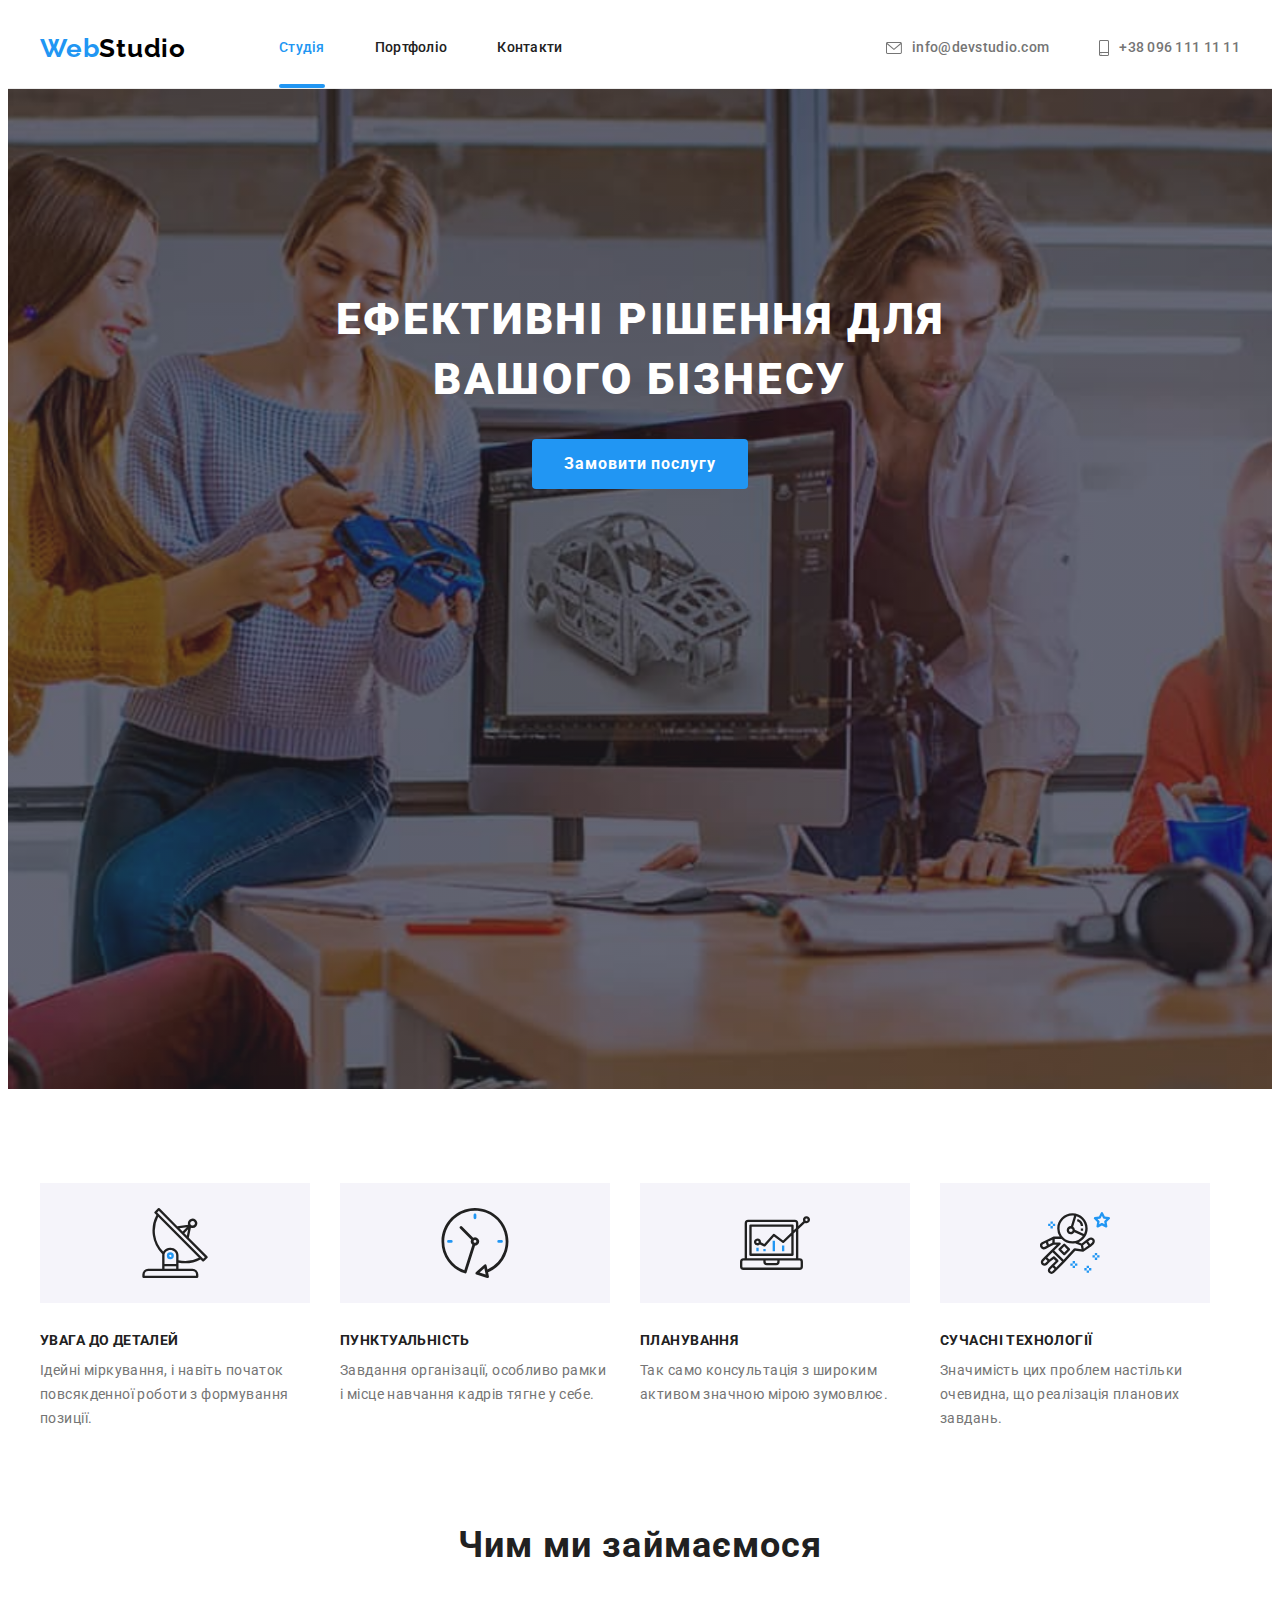
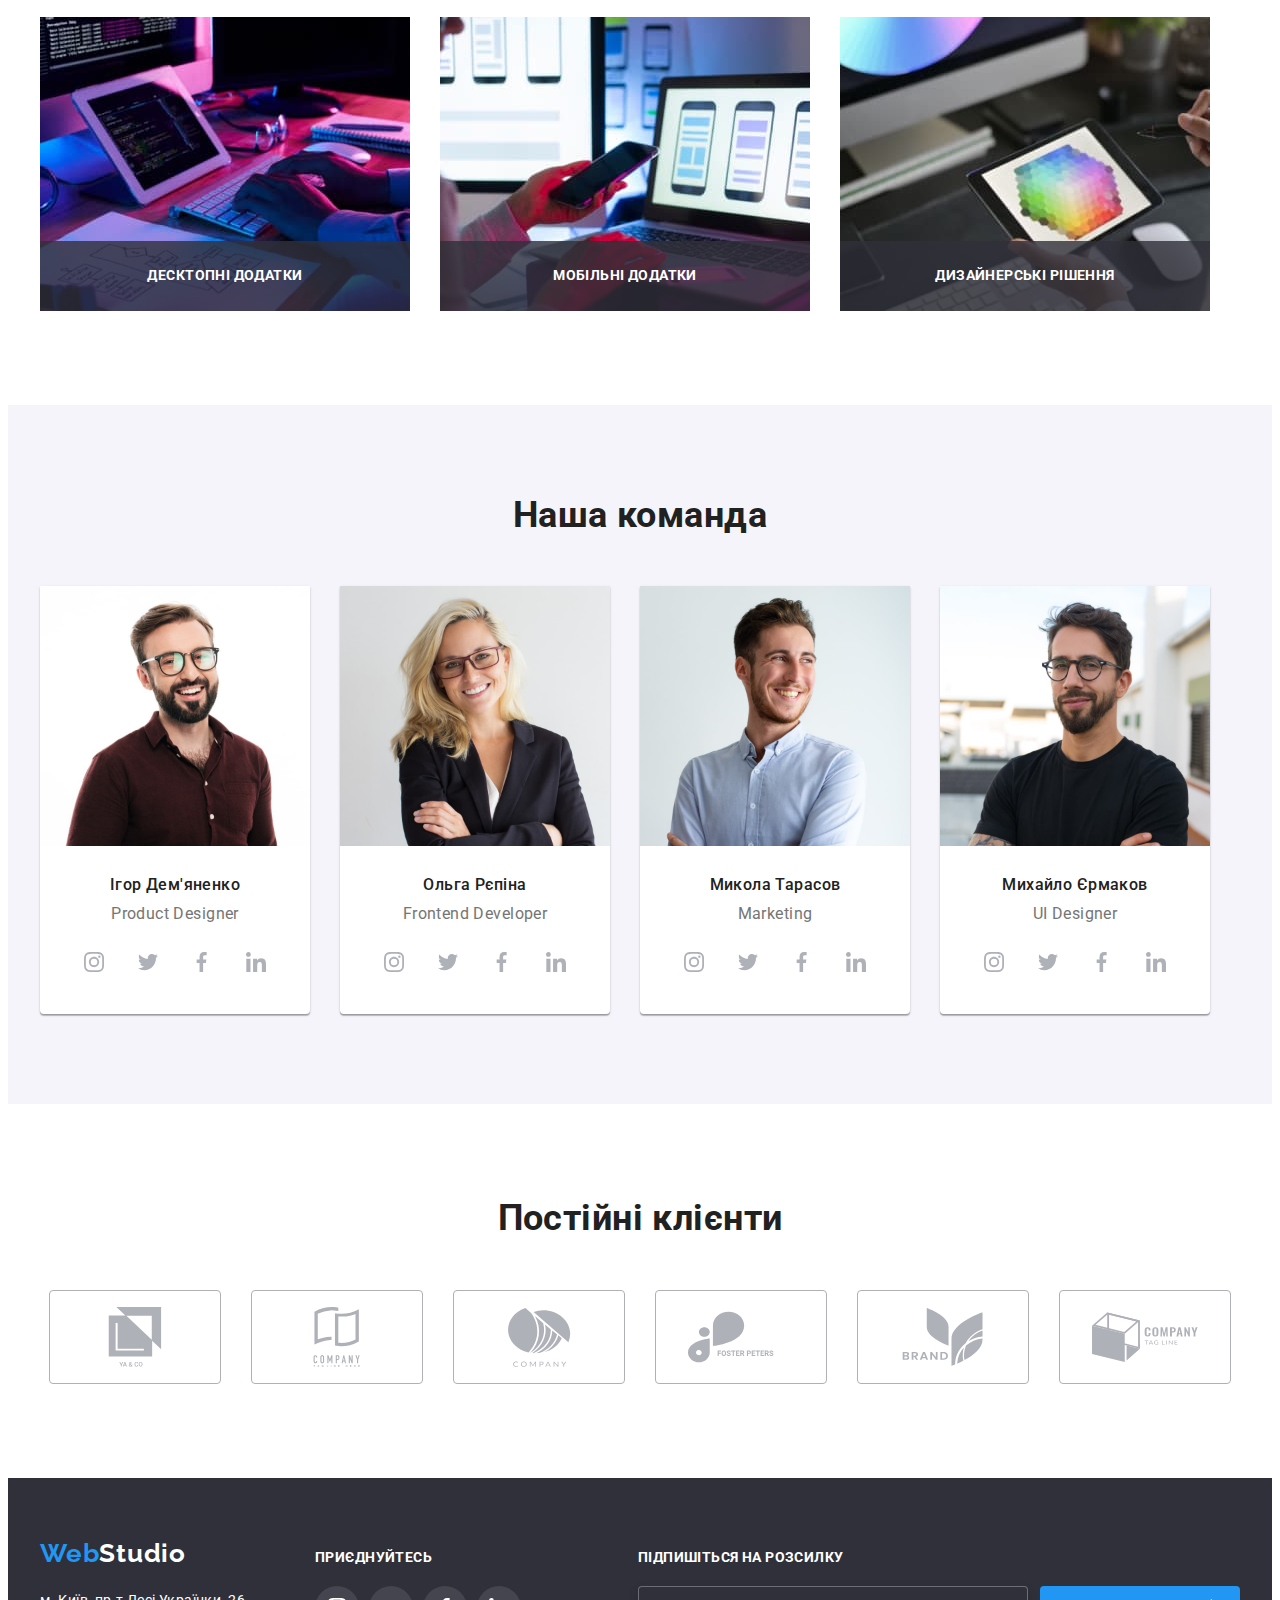
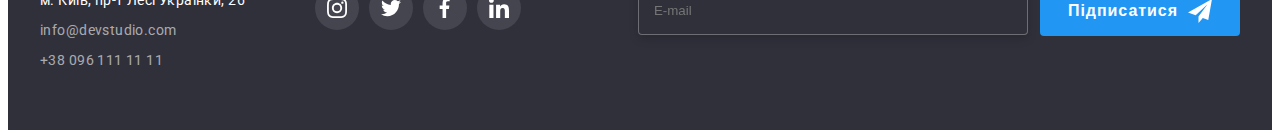
<file: index.html>
<!DOCTYPE html>
<html lang="uk">
  <head>
    <meta charset="UTF-8" />
    <meta http-equiv="X-UA-Compatible" content="IE=edge" />
    <meta name="viewport" content="width=device-width, initial-scale=1.0" />
    <title>Студія</title>
    <link
      rel="stylesheet"
      href="https://cdnjs.cloudflare.com/ajax/libs/modern-normalize/1.1.0/modern-normalize.min.css"
      integrity="sha512-wpPYUAdjBVSE4KJnH1VR1HeZfpl1ub8YT/NKx4PuQ5NmX2tKuGu6U/JRp5y+Y8XG2tV+wKQpNHVUX03MfMFn9Q=="
      crossorigin="anonymous"
      referrerpolicy="no-referrer"
    />
    <link rel="preconnect" href="https://fonts.googleapis.com" />
    <link rel="preconnect" href="https://fonts.gstatic.com" crossorigin />
    <link
      href="https://fonts.googleapis.com/css2?family=Raleway:wght@700&family=Roboto:wght@400;500;700;900&display=swap"
      rel="stylesheet"
    />
    <link rel="stylesheet" href="./css/styles.css" />
  </head>
  <body>
    <header class="header">
      <div class="container header-block">
        <nav class="header-navigation">
          <a href="./index.html" class="logo">Web<span class="header-logo-text">Studio</span></a>
          <ul class="header-navigation-list list">
            <li class="header-navigation-item">
              <a href="./index.html" class="header-navigation-link current">Студія</a>
            </li>
            <li class="header-navigation-item">
              <a href="./portfolio.html" class="header-navigation-link">Портфоліо</a>
            </li>
            <li class="header-navigation-item">
              <a href="" class="header-navigation-link">Контакти</a>
            </li>
          </ul>
        </nav>
        <ul class="header-contact-list list">
          <li class="header-contact-item">
            <a href="mailto:info@devstudio.com" class="header-contact-link">
              <svg class="contact-icon" width="16" height="12">
                <use href="./images/symbol-defs.svg#icon-mail"></use>
              </svg>
              info@devstudio.com</a
            >
          </li>
          <li class="header-contact-item">
            <a href="tel:+380961111111" class="header-contact-link">
              <svg class="contact-icon" width="10" height="16">
                <use href="./images/symbol-defs.svg#icon-smartphone"></use>
              </svg>

              +38 096 111 11 11</a
            >
          </li>
        </ul>
      </div>
    </header>
    <main>
      <section class="hero">
        <div class="container">
          <h1 class="hero-title">Ефективні рішення для вашого бізнесу</h1>
          <button type="button" class="button-hero button" data-modal-open>Замовити послугу</button>
        </div>
      </section>

      <section class="section feature">
        <div class="container">
          <h2 class="visually-hidden">Наші переваги</h2>
          <ul class="feature-list list">
            <li class="feature-list-item">
              <div class="feature-image">
                <svg class="feature-icon" width="70" height="70">
                  <use href="./images/symbol-defs.svg#icon-antenna"></use>
                </svg>
              </div>
              <h3 class="feature-list-title">Увага до деталей</h3>
              <p class="feature-list-text">
                Ідейні міркування, і навіть початок повсякденної роботи з формування позиції.
              </p>
            </li>
            <li class="feature-list-item">
              <div class="feature-image">
                <svg class="feature-icon" width="70" height="70">
                  <use href="./images/symbol-defs.svg#icon-clock"></use>
                </svg>
              </div>
              <h3 class="feature-list-title">Пунктуальність</h3>
              <p class="feature-list-text">
                Завдання організації, особливо рамки і місце навчання кадрів тягне у себе.
              </p>
            </li>
            <li class="feature-list-item">
              <div class="feature-image">
                <svg class="feature-icon" width="70" height="70">
                  <use href="./images/symbol-defs.svg#icon-diagram"></use>
                </svg>
              </div>
              <h3 class="feature-list-title">Планування</h3>
              <p class="feature-list-text">
                Так само консультація з широким активом значною мірою зумовлює.
              </p>
            </li>
            <li class="feature-list-item">
              <div class="feature-image">
                <svg class="feature-icon" width="70" height="70">
                  <use href="./images/symbol-defs.svg#icon-astronaut"></use>
                </svg>
              </div>
              <h3 class="feature-list-title">Сучасні технології</h3>
              <p class="feature-list-text">
                Значимість цих проблем настільки очевидна, що реалізація планових завдань.
              </p>
            </li>
          </ul>
        </div>
      </section>
      <section class="work">
        <div class="container">
          <h2 class="work-title">Чим ми займаємося</h2>
          <ul class="work-list list">
            <li class="item">
              <div class="work-img-block">
                <img src="./images/coding.jpg" alt="Людина, яка пише код" width="370" />
                <p class="work-inform-block">Десктопні додатки</p>
              </div>
            </li>
            <li class="item">
              <div class="work-img-block">
                <img src="./images/mobile_dev.jpg" alt="Мобільній розробник" width="370" />
                <p class="work-inform-block">Мобільні додатки</p>
              </div>
            </li>
            <li class="item">
              <div class="work-img-block">
                <img src="./images/gradient_on_tablet.jpg" alt="Градієнт на планшеті" width="370" />
                <p class="work-inform-block">Дизайнерські рішення</p>
              </div>
            </li>
          </ul>
        </div>
      </section>
      <section class="section our-team">
        <div class="container">
          <h2 class="our-team-title">Наша команда</h2>
          <ul class="our-team-list list">
            <li class="item card">
              <img src="./images/demianenko.jpg" alt="фото Ігора Дем'яненко" width="270" />
              <div class="our-team-discr">
                <h3 class="teammate-name">Ігор Дем'яненко</h3>
                <p lang="en" class="teammate-profession">Product Designer</p>
                <ul class="team-social list">
                  <li class="social-item">
                    <a href="" class="social-link">
                      <svg class="social-icon" width="20" height="20">
                        <use href="./images/symbol-defs.svg#icon-instagram"></use>
                      </svg>
                    </a>
                  </li>
                  <li class="social-item">
                    <a href="" class="social-link">
                      <svg class="social-icon" width="20" height="20">
                        <use href="./images/symbol-defs.svg#icon-twitter"></use>
                      </svg>
                    </a>
                  </li>
                  <li class="social-item">
                    <a href="" class="social-link">
                      <svg class="social-icon" width="20" height="20">
                        <use href="./images/symbol-defs.svg#icon-facebook"></use>
                      </svg>
                    </a>
                  </li>
                  <li class="social-item">
                    <a href="" class="social-link">
                      <svg class="social-icon" width="20" height="20">
                        <use href="./images/symbol-defs.svg#icon-linkedin"></use>
                      </svg>
                    </a>
                  </li>
                </ul>
              </div>
            </li>
            <li class="item card">
              <img src="./images/repina.jpg" alt="фото Ольги Рєпіної" width="270" />
              <div class="our-team-discr">
                <h3 class="teammate-name">Ольга Рєпіна</h3>
                <p lang="en" class="teammate-profession">Frontend Developer</p>
                <ul class="team-social list">
                  <li class="social-item">
                    <a href="" class="social-link">
                      <svg class="social-icon" width="20" height="20">
                        <use href="./images/symbol-defs.svg#icon-instagram"></use>
                      </svg>
                    </a>
                  </li>
                  <li class="social-item">
                    <a href="" class="social-link">
                      <svg class="social-icon" width="20" height="20">
                        <use href="./images/symbol-defs.svg#icon-twitter"></use>
                      </svg>
                    </a>
                  </li>
                  <li class="social-item">
                    <a href="" class="social-link">
                      <svg class="social-icon" width="20" height="20">
                        <use href="./images/symbol-defs.svg#icon-facebook"></use>
                      </svg>
                    </a>
                  </li>
                  <li class="social-item">
                    <a href="" class="social-link">
                      <svg class="social-icon" width="20" height="20">
                        <use href="./images/symbol-defs.svg#icon-linkedin"></use>
                      </svg>
                    </a>
                  </li>
                </ul>
              </div>
            </li>
            <li class="item card">
              <img src="./images/tarasov.jpg" alt="фото Миколи Тарасова" width="270" />
              <div class="our-team-discr">
                <h3 class="teammate-name">Микола Тарасов</h3>
                <p lang="en" class="teammate-profession">Marketing</p>
                <ul class="team-social list">
                  <li class="social-item">
                    <a href="" class="social-link">
                      <svg class="social-icon" width="20" height="20">
                        <use href="./images/symbol-defs.svg#icon-instagram"></use>
                      </svg>
                    </a>
                  </li>
                  <li class="social-item">
                    <a href="" class="social-link">
                      <svg class="social-icon" width="20" height="20">
                        <use href="./images/symbol-defs.svg#icon-twitter"></use>
                      </svg>
                    </a>
                  </li>
                  <li class="social-item">
                    <a href="" class="social-link">
                      <svg class="social-icon" width="20" height="20">
                        <use href="./images/symbol-defs.svg#icon-facebook"></use>
                      </svg>
                    </a>
                  </li>
                  <li class="social-item">
                    <a href="" class="social-link">
                      <svg class="social-icon" width="20" height="20">
                        <use href="./images/symbol-defs.svg#icon-linkedin"></use>
                      </svg>
                    </a>
                  </li>
                </ul>
              </div>
            </li>
            <li class="item card">
              <img src="./images/ermakov.jpg" alt="фото Михайла Єрмакова" width="270" />
              <div class="our-team-discr">
                <h3 class="teammate-name">Михайло Єрмаков</h3>
                <p lang="en" class="teammate-profession">UI Designer</p>
                <ul class="team-social list">
                  <li class="social-item">
                    <a href="" class="social-link">
                      <svg class="social-icon" width="20" height="20">
                        <use href="./images/symbol-defs.svg#icon-instagram"></use>
                      </svg>
                    </a>
                  </li>
                  <li class="social-item">
                    <a href="" class="social-link">
                      <svg class="social-icon" width="20" height="20">
                        <use href="./images/symbol-defs.svg#icon-twitter"></use>
                      </svg>
                    </a>
                  </li>
                  <li class="social-item">
                    <a href="" class="social-link">
                      <svg class="social-icon" width="20" height="20">
                        <use href="./images/symbol-defs.svg#icon-facebook"></use>
                      </svg>
                    </a>
                  </li>
                  <li class="social-item">
                    <a href="" class="social-link">
                      <svg class="social-icon" width="20" height="20">
                        <use href="./images/symbol-defs.svg#icon-linkedin"></use>
                      </svg>
                    </a>
                  </li>
                </ul>
              </div>
            </li>
          </ul>
        </div>
      </section>
      <section class="our-clients section">
        <div class="container">
          <h2 class="our-clients-title">Постійні клієнти</h2>
          <ul class="our-clients-list list">
            <li>
              <a href="" class="our-clients-link">
                <svg class="our-clients-icon" width="106" height="60">
                  <use href="./images/symbol-defs.svg#icon-yaco"></use>
                </svg>
              </a>
            </li>
            <li>
              <a href="" class="our-clients-link">
                <svg class="our-clients-icon" width="106" height="60">
                  <use href="./images/symbol-defs.svg#icon-tagline-2"></use>
                </svg>
              </a>
            </li>
            <li>
              <a href="" class="our-clients-link">
                <svg class="our-clients-icon" width="106" height="60">
                  <use href="./images/symbol-defs.svg#icon-company"></use>
                </svg>
              </a>
            </li>
            <li>
              <a href="" class="our-clients-link">
                <svg class="our-clients-icon" width="106" height="60">
                  <use href="./images/symbol-defs.svg#icon-foster-peters"></use>
                </svg>
              </a>
            </li>
            <li>
              <a href="" class="our-clients-link">
                <svg class="our-clients-icon" width="106" height="60">
                  <use href="./images/symbol-defs.svg#icon-rand"></use>
                </svg>
              </a>
            </li>
            <li>
              <a href="" class="our-clients-link">
                <svg class="our-clients-icon" width="106" height="60">
                  <use href="./images/symbol-defs.svg#icon-tag-line"></use>
                </svg>
              </a>
            </li>
          </ul>
        </div>
      </section>
    </main>
    <footer class="footer">
      <div class="container footer-thumb">
        <div class="adress-thumb">
          <a href="./index.html" class="logo">Web<span class="footer-logo-text">Studio</span></a>
          <address class="footer-adress">
            <ul class="footer-adress-list list">
              <li class="item">
                <a
                  href="https://goo.gl/maps/KbacDpf7Sf644kYd8"
                  class="footer-adress-map"
                  target="_blank"
                  rel="noreferrer noopener"
                  >м. Київ, пр-т Лесі Українки, 26</a
                >
              </li>
              <li class="item">
                <a href="mailto:info@devstudio.com" class="footer-adress-mail"
                  >info@devstudio.com</a
                >
              </li>
              <li class="item">
                <a href="tel:+380961111111" class="footer-adress-tel">+38 096 111 11 11</a>
              </li>
            </ul>
          </address>
        </div>
        <div class="join-thumb">
          <h2 class="footer-join-tittle">приєднуйтесь</h2>
          <ul class="footer-social-list list">
            <li class="footer-social-item">
              <a href="" class="footer-social-link">
                <svg class="footer-social-icon" width="20" height="20">
                  <use href="./images/symbol-defs.svg#icon-instagram"></use>
                </svg>
              </a>
            </li>
            <li class="footer-social-item">
              <a href="" class="footer-social-link">
                <svg class="footer-social-icon" width="20" height="20">
                  <use href="./images/symbol-defs.svg#icon-twitter"></use>
                </svg>
              </a>
            </li>
            <li class="footer-social-item">
              <a href="" class="footer-social-link">
                <svg class="footer-social-icon" width="20" height="20">
                  <use href="./images/symbol-defs.svg#icon-facebook"></use>
                </svg>
              </a>
            </li>
            <li class="footer-social-item">
              <a href="" class="footer-social-link">
                <svg class="footer-social-icon" width="20" height="20">
                  <use href="./images/symbol-defs.svg#icon-linkedin"></use>
                </svg>
              </a>
            </li>
          </ul>
        </div>
        <div class="join-email-thumb">
          <h2 class="footer-join-tittle">Підпишіться на розсилку</h2>
          <form class="mail-subscribe-form" autocomplete="off">
            <label class="footer-mail-field">
              <input
                type="email"
                name="email"
                class="footer-mail-input"
                placeholder="E-mail"
                required
              />
            </label>
            <button type="submit" class="btn-mail-subscribe">
              Підписатися
              <svg class="send-img">
                <use href="./images/icons.svg#icon-send" width="24" height="24"></use>
              </svg>
            </button>
          </form>
        </div>
      </div>
    </footer>

    <div class="backdrop is-hidden" data-modal>
      <div class="modal">
        <button class="modal-btn" data-modal-close>
          <svg class="close-modal-btn" width="11" height="11">
            <use href="./images/icons.svg#icon-close-button"></use>
          </svg>
        </button>
        <form class="form" autocomplete="off">
          <p class="form-tittle">Залиште свої дані, ми вам передзвонимо</p>

          <label class="form-field"
            >Ім'я<input class="form-input" type="text" name="name" required />

            <svg class="join-icon" width="18" height="18">
              <use href="./images/icons.svg#icon-form-person"></use>
            </svg>
          </label>
          <label class="form-field"
            >Телефон<input class="form-input" type="tel" name="phone-number" required />

            <svg class="join-icon" width="18" height="18">
              <use href="./images/icons.svg#icon-form-phone"></use>
            </svg>
          </label>
          <label class="form-field"
            >Пошта<input class="form-input" type="email" name="email" required />

            <svg class="join-icon" width="18" height="18">
              <use href="./images/icons.svg#icon-form-email"></use>
            </svg>
          </label>
          <label class="form-field"
            >Коментар<textarea
              name="feedback"
              rows="5"
              placeholder="Введіть текст"
              class="feedback-area"
            ></textarea>
          </label>
          <label class="form-check">
            <input type="checkbox" name="checkbox" class="checkbox" required />
            <span class="checkbox-icon"></span>
            <span>
              Погоджуюся з розсилкою та приймаю
              <a href="" class="policy"> Умови договору</a>
            </span>
          </label>
          <button type="submit" class="form-submit-btn button">Відправити</button>
        </form>
      </div>
    </div>
    <script src="./js/modal.js"></script>
  </body>
</html>
</file>
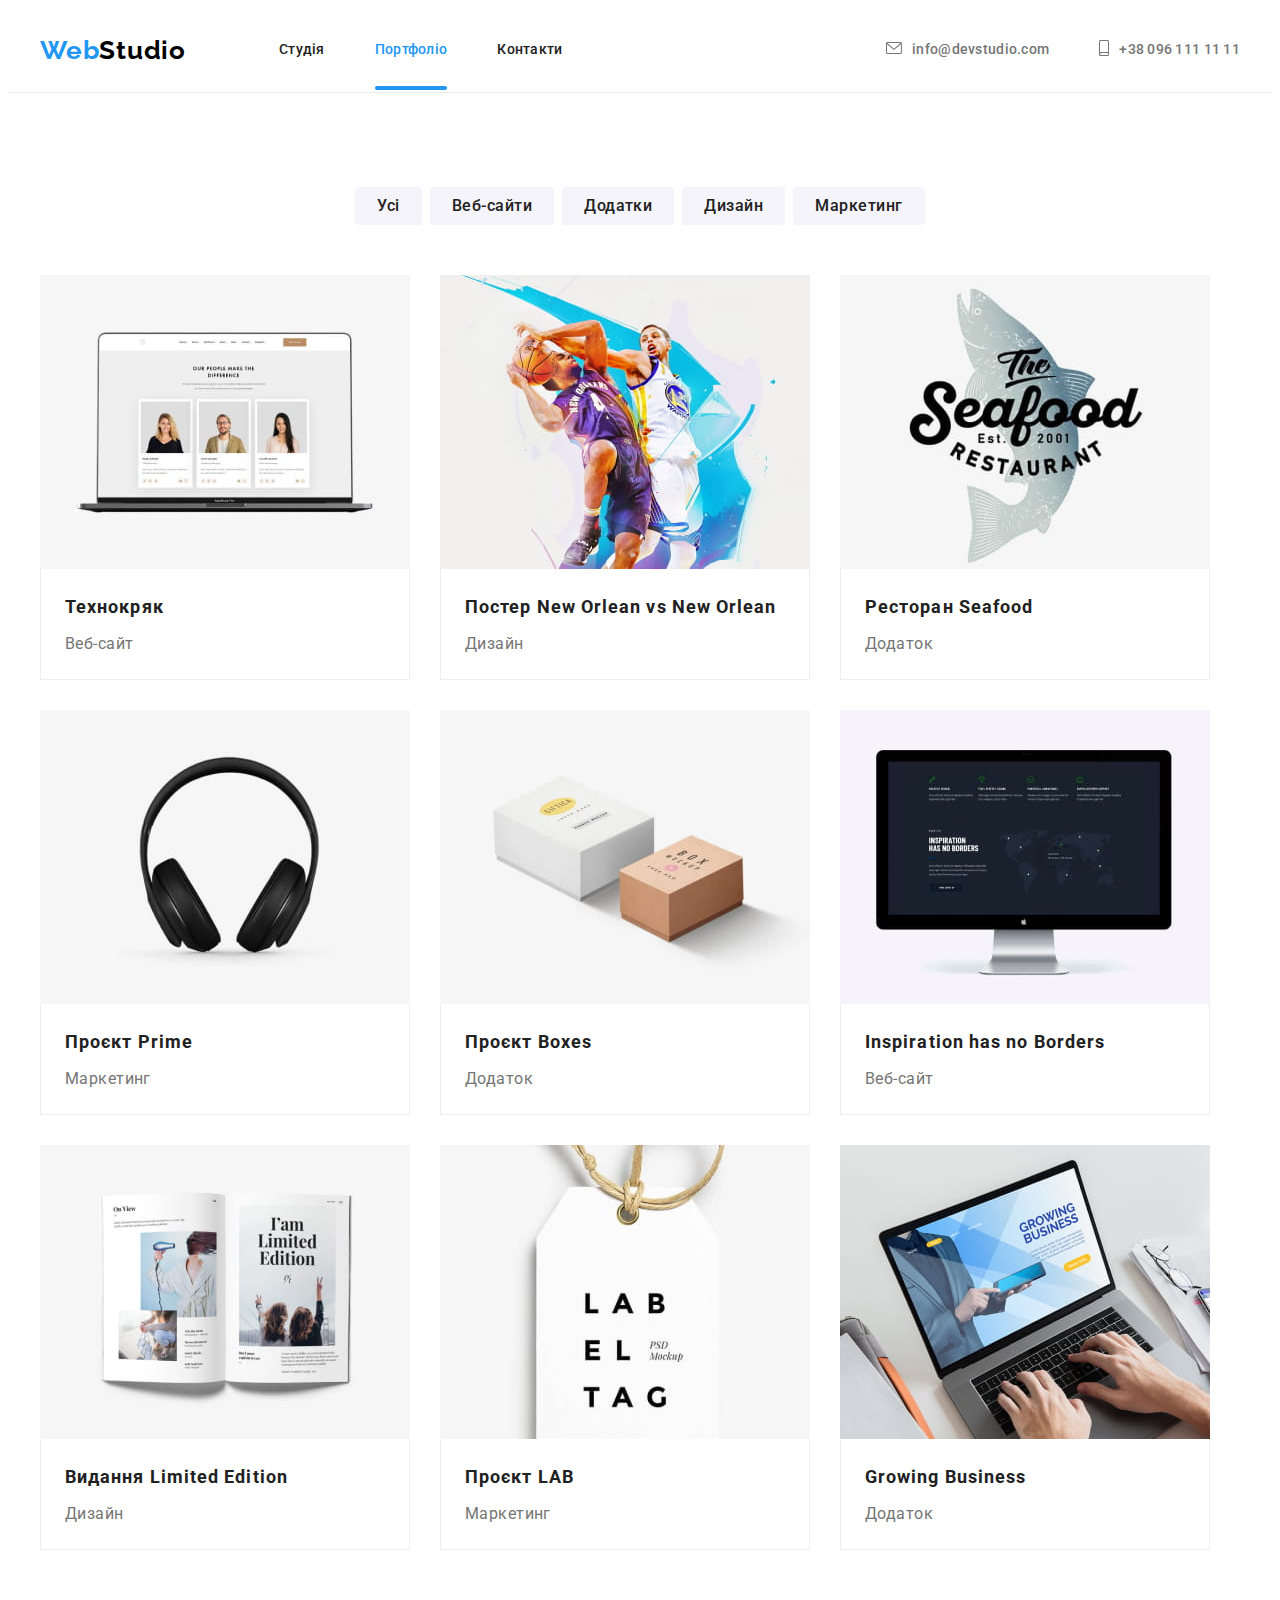
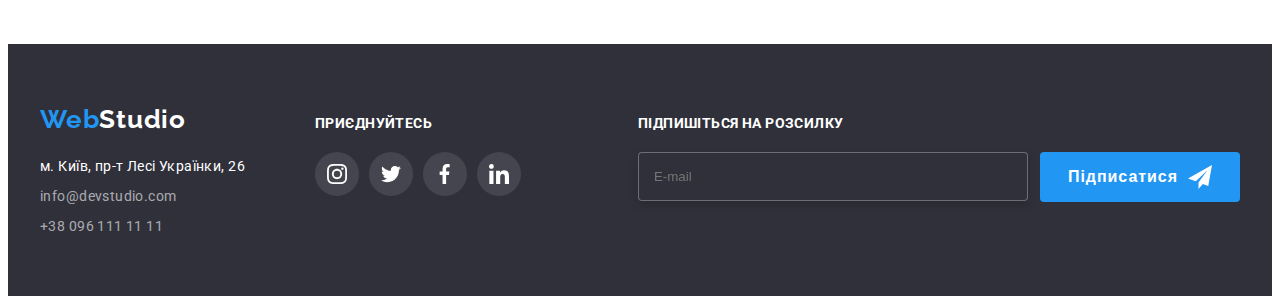
<file: portfolio.html>
<!DOCTYPE html>
<html lang="en">
  <head>
    <meta charset="UTF-8" />
    <meta http-equiv="X-UA-Compatible" content="IE=edge" />
    <meta name="viewport" content="width=device-width, initial-scale=1.0" />
    <title>Портфоліо</title>
    <link
      rel="stylesheet"
      href="https://cdnjs.cloudflare.com/ajax/libs/modern-normalize/1.1.0/modern-normalize.min.css"
      integrity="sha512-wpPYUAdjBVSE4KJnH1VR1HeZfpl1ub8YT/NKx4PuQ5NmX2tKuGu6U/JRp5y+Y8XG2tV+wKQpNHVUX03MfMFn9Q=="
      crossorigin="anonymous"
      referrerpolicy="no-referrer"
    />
    <link rel="preconnect" href="https://fonts.googleapis.com" />
    <link rel="preconnect" href="https://fonts.gstatic.com" crossorigin />
    <link
      href="https://fonts.googleapis.com/css2?family=Raleway:wght@700&family=Roboto:wght@400;500;700;900&display=swap"
      rel="stylesheet"
    />
    <link rel="stylesheet" href="./css/styles.css" />
  </head>
  <body>
    <header class="header">
      <div class="container header-block">
        <nav class="header-navigation">
          <a href="./index.html" class="logo">Web<span class="header-logo-text">Studio</span></a>
          <ul class="header-navigation-list list">
            <li class="header-navigation-item">
              <a href="./index.html" class="header-navigation-link">Студія</a>
            </li>
            <li class="header-navigation-item">
              <a href="./portfolio.html" class="header-navigation-link current">Портфоліо</a>
            </li>
            <li class="header-navigation-item">
              <a href="" class="header-navigation-link">Контакти</a>
            </li>
          </ul>
        </nav>
        <ul class="header-contact-list list">
          <li class="header-contact-item">
            <a href="mailto:info@devstudio.com" class="header-contact-link">
              <div class="contact-icon">
                <svg class="" width="16" height="12">
                  <use href="./images/symbol-defs.svg#icon-mail"></use>
                </svg>
              </div>
              info@devstudio.com</a
            >
          </li>
          <li class="header-contact-item">
            <a href="tel:+380961111111" class="header-contact-link">
              <div class="contact-icon">
                <svg class="" width="10" height="16">
                  <use href="./images/symbol-defs.svg#icon-smartphone"></use>
                </svg>
              </div>
              +38 096 111 11 11</a
            >
          </li>
        </ul>
      </div>
    </header>
    <main>
      <section class="section portfolio">
        <div class="container">
          <h1 class="visually-hidden">Портфоліо</h1>
          <ul class="filter-list">
            <li class="filter-item">
              <button type="button" class="button-secondary button">Усі</button>
            </li>
            <li class="filter-item">
              <button type="button" class="button-secondary button">Веб-сайти</button>
            </li>
            <li class="filter-item">
              <button type="button" class="button-secondary button">Додатки</button>
            </li>
            <li class="filter-item">
              <button type="button" class="button-secondary button">Дизайн</button>
            </li>
            <li class="filter-item">
              <button type="button" class="button-secondary button">Маркетинг</button>
            </li>
          </ul>
          <ul class="portfolio-list">
            <li class="portfolio-list-item">
              <a href="" class="portfolio-link">
                <div class="portfolio-img-block">
                  <img
                    src="./images/portfolio/tehnocrack.jpg"
                    alt="Веб-сайт компанії Технокряк"
                    width="370"
                  />
                  <div class="portfolio-img-overlay">
                    <p class="portfolio-overlay-text">
                      Ресурс пропонує комплексні пропозиції з різним рівнем функціоналу та сервісів.
                      Все це дозволить відвідувачу отримати вичерпні відомості про компанію чи
                      приватну особу.
                    </p>
                  </div>
                </div>
                <div class="project-discr">
                  <h2 class="portfolio-title">Технокряк</h2>
                  <p class="portfolio-text">Веб-сайт</p>
                </div>
              </a>
            </li>
            <li class="portfolio-list-item">
              <a href="" class="portfolio-link">
                <div class="portfolio-img-block">
                  <img
                    src="./images/portfolio/no_vs_gs_poster.jpg"
                    class="porfolio-image"
                    alt="Постер баскетбольного матчу"
                    width="370"
                  />
                  <div class="portfolio-img-overlay">
                    <p class="portfolio-overlay-text">
                      Ресурс пропонує комплексні пропозиції з різним рівнем функціоналу та сервісів.
                      Все це дозволить відвідувачу отримати вичерпні відомості про компанію чи
                      приватну особу.
                    </p>
                  </div>
                </div>
                <div class="project-discr">
                  <h2 class="portfolio-title">
                    Постер <span lang="en">New Orlean</span> vs <span lang="en">New Orlean</span>
                  </h2>
                  <p class="portfolio-text">Дизайн</p>
                </div>
              </a>
            </li>
            <li class="portfolio-list-item">
              <a href="" class="portfolio-link">
                <div class="portfolio-img-block">
                  <img
                    src="./images/portfolio/seafood_poster.jpg"
                    class="porfolio-image"
                    alt="Бренд-лого ресторану Seafood"
                    width="370"
                  />
                  <div class="portfolio-img-overlay">
                    <p class="portfolio-overlay-text">
                      Ресурс пропонує комплексні пропозиції з різним рівнем функціоналу та сервісів.
                      Все це дозволить відвідувачу отримати вичерпні відомості про компанію чи
                      приватну особу.
                    </p>
                  </div>
                </div>
                <div class="project-discr">
                  <h2 class="portfolio-title">Ресторан <span lang="en">Seafood</span></h2>
                  <p class="portfolio-text">Додаток</p>
                </div>
              </a>
            </li>
            <li class="portfolio-list-item">
              <a href="" class="portfolio-link">
                <div class="portfolio-img-block">
                  <img
                    src="./images/portfolio/headphones.jpg"
                    class="porfolio-image"
                    alt="Навушники"
                    width="370"
                  />
                  <div class="portfolio-img-overlay">
                    <p class="portfolio-overlay-text">
                      Ресурс пропонує комплексні пропозиції з різним рівнем функціоналу та сервісів.
                      Все це дозволить відвідувачу отримати вичерпні відомості про компанію чи
                      приватну особу.
                    </p>
                  </div>
                </div>
                <div class="project-discr">
                  <h2 class="portfolio-title">Проєкт Prime</h2>
                  <p class="portfolio-text">Маркетинг</p>
                </div>
              </a>
            </li>
            <li class="portfolio-list-item">
              <a href="" class="portfolio-link">
                <div class="portfolio-img-block">
                  <img
                    src="./images/portfolio/boxes.jpg"
                    class="porfolio-image"
                    alt="Дві коробки"
                    width="370"
                  />
                  <div class="portfolio-img-overlay">
                    <p class="portfolio-overlay-text">
                      Ресурс пропонує комплексні пропозиції з різним рівнем функціоналу та сервісів.
                      Все це дозволить відвідувачу отримати вичерпні відомості про компанію чи
                      приватну особу.
                    </p>
                  </div>
                </div>
                <div class="project-discr">
                  <h2 class="portfolio-title">Проєкт Boxes</h2>
                  <p class="portfolio-text">Додаток</p>
                </div>
              </a>
            </li>
            <li class="portfolio-list-item">
              <a href="" class="portfolio-link">
                <div class="portfolio-img-block">
                  <img
                    src="./images/portfolio/inspiration.jpg"
                    class="porfolio-image"
                    alt="Монітор з відображенням сайту "
                    width="370"
                  />
                  <div class="portfolio-img-overlay">
                    <p class="portfolio-overlay-text">
                      Ресурс пропонує комплексні пропозиції з різним рівнем функціоналу та сервісів.
                      Все це дозволить відвідувачу отримати вичерпні відомості про компанію чи
                      приватну особу.
                    </p>
                  </div>
                </div>
                <div class="project-discr">
                  <h2 class="portfolio-title">Inspiration has no Borders</h2>
                  <p class="portfolio-text">Веб-сайт</p>
                </div>
              </a>
            </li>
            <li class="portfolio-list-item">
              <a href="" class="portfolio-link">
                <div class="portfolio-img-block">
                  <img
                    src="./images/portfolio/limited_edition.jpg"
                    class="porfolio-image"
                    alt="Розворот журналу"
                    width="370"
                  />
                  <div class="portfolio-img-overlay">
                    <p class="portfolio-overlay-text">
                      Ресурс пропонує комплексні пропозиції з різним рівнем функціоналу та сервісів.
                      Все це дозволить відвідувачу отримати вичерпні відомості про компанію чи
                      приватну особу.
                    </p>
                  </div>
                </div>
                <div class="project-discr">
                  <h2 class="portfolio-title">Видання Limited Edition</h2>
                  <p class="portfolio-text">Дизайн</p>
                </div>
              </a>
            </li>
            <li class="portfolio-list-item">
              <a href="" class="portfolio-link">
                <div class="portfolio-img-block">
                  <img
                    src="./images/portfolio/lab_label.jpg"
                    class="porfolio-image"
                    alt="Бірка"
                    width="370"
                  />
                  <div class="portfolio-img-overlay">
                    <p class="portfolio-overlay-text">
                      Ресурс пропонує комплексні пропозиції з різним рівнем функціоналу та сервісів.
                      Все це дозволить відвідувачу отримати вичерпні відомості про компанію чи
                      приватну особу.
                    </p>
                  </div>
                </div>
                <div class="project-discr">
                  <h2 class="portfolio-title">Проєкт LAB</h2>
                  <p class="portfolio-text">Маркетинг</p>
                </div>
              </a>
            </li>
            <li class="portfolio-list-item">
              <a href="" class="portfolio-link">
                <div class="portfolio-img-block">
                  <img
                    src="./images/portfolio/geowing_business.jpg"
                    class="porfolio-image"
                    alt="Ноутбук з відображенням свйту Growing Business"
                    width="370"
                  />
                  <div class="portfolio-img-overlay">
                    <p class="portfolio-overlay-text">
                      Ресурс пропонує комплексні пропозиції з різним рівнем функціоналу та сервісів.
                      Все це дозволить відвідувачу отримати вичерпні відомості про компанію чи
                      приватну особу.
                    </p>
                  </div>
                </div>
                <div class="project-discr">
                  <h2 class="portfolio-title">Growing Business</h2>
                  <p class="portfolio-text">Додаток</p>
                </div>
              </a>
            </li>
          </ul>
        </div>
      </section>
    </main>
    <footer class="footer">
      <div class="container footer-thumb">
        <div class="adress-thumb">
          <a href="./index.html" class="logo">Web<span class="footer-logo-text">Studio</span></a>
          <address class="footer-adress">
            <ul class="footer-adress-list list">
              <li class="item">
                <a
                  href="https://goo.gl/maps/KbacDpf7Sf644kYd8"
                  class="footer-adress-map"
                  target="_blank"
                  rel="noreferrer noopener"
                  >м. Київ, пр-т Лесі Українки, 26</a
                >
              </li>
              <li class="item">
                <a href="mailto:info@devstudio.com" class="footer-adress-mail"
                  >info@devstudio.com</a
                >
              </li>
              <li class="item">
                <a href="tel:+380961111111" class="footer-adress-tel">+38 096 111 11 11</a>
              </li>
            </ul>
          </address>
        </div>
        <div class="join-thumb">
          <h2 class="footer-join-tittle">приєднуйтесь</h2>
          <ul class="footer-social-list list">
            <li class="footer-social-item">
              <a href="" class="footer-social-link">
                <svg class="footer-social-icon" width="20" height="20">
                  <use href="./images/symbol-defs.svg#icon-instagram"></use>
                </svg>
              </a>
            </li>
            <li class="footer-social-item">
              <a href="" class="footer-social-link">
                <svg class="footer-social-icon" width="20" height="20">
                  <use href="./images/symbol-defs.svg#icon-twitter"></use>
                </svg>
              </a>
            </li>
            <li class="footer-social-item">
              <a href="" class="footer-social-link">
                <svg class="footer-social-icon" width="20" height="20">
                  <use href="./images/symbol-defs.svg#icon-facebook"></use>
                </svg>
              </a>
            </li>
            <li class="footer-social-item">
              <a href="" class="footer-social-link">
                <svg class="footer-social-icon" width="20" height="20">
                  <use href="./images/symbol-defs.svg#icon-linkedin"></use>
                </svg>
              </a>
            </li>
          </ul>
        </div>
        <div class="join-email-thumb">
          <h2 class="footer-join-tittle">Підпишіться на розсилку</h2>
          <form class="mail-subscribe-form" autocomplete="off">
            <label class="footer-mail-field">
              <input
                type="email"
                name="email"
                class="footer-mail-input"
                placeholder="E-mail"
                required
              />
            </label>
            <button type="submit" class="btn-mail-subscribe">
              Підписатися
              <svg class="send-img">
                <use href="./images/icons.svg#icon-send" width="24" height="24"></use>
              </svg>
            </button>
          </form>
        </div>
      </div>
    </footer>
  </body>
</html>
</file>
<file: css/styles.css>
:root {
  --primary-text-color: #757575; /* цвет вторичного текста */
  --title-text-color: #212121; /* вторичнй цвет бренда  (и текста) */
  --accent-color: #2196f3; /* основной цвет бренда */
  --black-color: #000000; /* Черный цвет на сайте */
  --bgd-color: #2f303a; /* цвет фона */
  --white-color: #ffffff; /* белый цвет на сайте */
  --transparent-white-color: rgba(255, 255, 255, 0.6); /* цвет текста в футере (с прозрачностью */
  --team-bgd-color: #f5f4fa; /* цвет фона на секциях */
  --border-color-cards: #eeeeee; /* Цвет рамок карточек*/
  --border-color-main: #ececec; /* цвет основных рамок */
  --active-button-background: #188ce8; /* цвет активности главной кнопки */
  --primary-icon-color: #afb1b8; /* Цвет контуров иконок */

  --transition-timing: 250ms;
  --cubic: cubic-bezier(0.4, 0, 0.2, 1);
}

h1,
h2,
h3,
h4,
h5,
h6,
p {
  margin: 0;
}

ul {
  margin: 0;
  padding: 0;
}

img {
  max-width: 100%;
  height: auto;
  display: block;
}

.container {
  width: 1200px;
  margin-left: auto;
  margin-right: auto;
  padding-left: 15px;
  padding-right: 15px;
  /*   outline: 2px solid tomato; */
}

.section {
  padding-top: 94px;
  padding-bottom: 94px;
}

.list {
  list-style-type: none;
}

body {
  background-color: var(--white-color);
  color: var(--primary-text-color);
  font-family: Roboto, sans-serif;
  font-size: 14px;
  letter-spacing: 0.03em;
}
a {
  text-decoration: none;
}

.button {
  font-family: Roboto, sans-serif;
  cursor: pointer;
}
.button-hero {
  background-color: var(--accent-color);
  color: var(--white-color);
  font-weight: 700;
  font-size: 16px;
  line-height: 1.87;
  letter-spacing: 0.06em;

  display: block;
  margin-left: auto;
  margin-right: auto;
  min-width: 216px;
  padding: 10px 32px;
  max-height: 50px;
  border: none;
  border-radius: 4px;
}
.button-secondary {
  background-color: var(--team-bgd-color);
  color: var(--title-text-color);
  font-weight: 500;
  font-size: 16px;
  line-height: 1.62;
  letter-spacing: 0.03em;

  padding: 6px 22px;
  max-height: 38px;
  border: transparent;
  border-radius: 4px;
}

.visually-hidden {
  position: absolute;
  width: 1px;
  height: 1px;
  margin: -1px;
  border: 0;
  padding: 0;
  white-space: nowrap;
  clip-path: inset(100%);
  clip: rect(0 0 0 0);
  overflow: hidden;
}

.header-navigation-link,
.header-contact-link,
.footer-adress-mail,
.footer-adress-tel,
.footer-adress-map {
  transition: color var(--transition-timing) var(--cubic);
}

.button-hero {
  transition: background-color var(--transition-timing) var(--cubic);
}

.social-link,
.footer-social-link {
  transition: color var(--transition-timing) var(--cubic),
    background-color var(--transition-timing) var(--cubic);
}

.our-clients-link {
  transition: color var(--transition-timing) var(--cubic),
    border-color var(--transition-timing) var(--cubic);
}

.button-secondary {
  transition: color var(--transition-timing) var(--cubic),
    background-color var(--transition-timing) var(--cubic),
    box-shadow var(--transition-timing) var(--cubic);
}

.portfolio-link {
  transition: box-shadow var(--transition-timing) var(--cubic);
}

/* ----------------------HEADER----------------------- */

.header {
  border-bottom: 1px solid #ececec;
}
.header-block {
  display: flex;
}
.header-navigation {
  display: flex;
  align-items: center;
}

.logo {
  display: block;
  font-family: Raleway, normal;
  color: var(--accent-color);
  text-decoration: none;
  font-weight: 700;
  font-size: 26px;
  line-height: 1.19;
  letter-spacing: 0.03em;
}

.header-logo-text {
  color: var(--black-color);
}
.header-navigation-list {
  display: flex;
  align-items: center;
  margin-left: 93px;
}

.header-navigation-item:not(:last-child) {
  margin-right: 50px;
}

.header-navigation-link {
  color: var(--title-text-color);
  text-decoration: none;
  font-weight: 500;
  font-size: 14px;
  line-height: 1.14;
  letter-spacing: 0.02em;
  padding-top: 32px;
  padding-bottom: 32px;
  display: block;
  position: relative;
}
.current {
  color: var(--accent-color);
}

.current::after {
  position: absolute;
  content: '';
  display: block;

  left: 0;
  bottom: 0px;

  width: 100%;
  height: 4px;
  border-radius: 2px;
  background-color: var(--accent-color);
}

.header-contact-list {
  display: flex;
  align-items: center;
  margin-left: auto;
}

.header-contact-link {
  text-decoration: none;
  color: var(--primary-text-color);
  font-weight: 500;
  font-size: 14px;
  line-height: 1.14;
  letter-spacing: 0.02em;
  padding-top: 32px;
  padding-bottom: 32px;
  display: flex;
  align-items: center;
}

.contact-icon {
  margin-right: 10px;
  fill: currentColor;
}

.header-contact-item:not(:last-child) {
  margin-right: 50px;
}

.header-navigation-link:hover,
.header-navigation-link:focus,
.header-contact-link:hover,
.header-contact-link:focus {
  color: var(--accent-color);
}

.contact-icon:hover,
.contact-icon:focus {
  fill: var(--accent-color);
}

/* --------------------HERO------------------------ */
.hero {
  background-color: var(--bgd-color);
  text-align: center;
  padding: 200px 0px;

  max-width: 1600px;
  height: 600px;

  background-image: linear-gradient(rgba(47, 48, 58, 0.4), rgba(47, 48, 58, 0.4)),
    url(../images/hero-bg.jpg);
  background-repeat: no-repeat;
  background-position: center;
  background-size: cover;

  margin: 0 auto;
}

.hero-title {
  font-weight: 900;
  font-size: 44px;
  line-height: 60px;
  letter-spacing: 0.06em;
  color: var(--white-color);
  text-transform: uppercase;
  max-width: 696px;
  margin: 0 auto;
  margin-bottom: 30px;
}

.button-hero:hover,
.button-hero:focus {
  background-color: var(--active-button-background);
}

/* ---------------------FEATURES----------------------- */

.feature-list {
  display: flex;
  flex-wrap: wrap;
}

.feature-list-item {
  flex-basis: calc(100% / 4 - 30px);
  min-width: 270px;
}
.feature-list-item:not(:last-child) {
  margin-right: 30px;
}

.feature-image {
  display: flex;
  align-items: center;
  justify-content: center;
  width: 270px;
  height: 120px;
  margin-bottom: 30px;
  background-color: var(--team-bgd-color);
}

.feature-list-title {
  color: var(--title-text-color);
  font-weight: 700;
  font-size: 14px;
  line-height: 1.14;
  text-transform: uppercase;
  margin-bottom: 10px;
}

.feature-list-text {
  line-height: 1.71;
}

/* ----------------------OUR WORK---------------------------- */
.work {
  padding-bottom: 94px;
  padding-top: 0px;
}

.work-title {
  color: var(--title-text-color);
  font-weight: 700;
  font-size: 36px;
  line-height: 1.16;
  letter-spacing: 0.03em;
  text-align: center;
  margin-bottom: 50px;
}

.work-list {
  display: flex;
  flex-wrap: wrap;
}

.work-list > .item {
  flex-basis: calc(100% / 3 -30px);
}

.work-list > .item:not(:last-child) {
  margin-right: 30px;
}

.work-img-block {
  position: relative;
}

.work-inform-block {
  position: absolute;
  display: flex;
  align-items: center;
  justify-content: center;

  bottom: 0;
  left: 0;
  height: 70px;
  width: 100%;

  background-color: rgba(47, 48, 58, 0.8);
  color: var(--white-color);
  font-weight: 700;
  font-size: 14px;
  line-height: 1.14;
  letter-spacing: 0.03em;
  text-transform: uppercase;
}

/* -----------------------------OUR TEAM---------------------------------- */

.our-team {
  background-color: var(--team-bgd-color);
  padding: 90px 0px;
}

.our-team-title {
  color: var(--title-text-color);
  font-weight: 700;
  font-size: 36px;
  line-height: 1.16;
  margin-bottom: 50px;
  text-align: center;
}

.our-team-list {
  display: flex;
  flex-wrap: wrap;
}
.card {
  background: var(--white-color);
  box-shadow: 0px 1px 3px rgba(0, 0, 0, 0.12), 0px 1px 1px rgba(0, 0, 0, 0.14),
    0px 2px 1px rgba(0, 0, 0, 0.2);
  border-radius: 0px 0px 4px 4px;
}

.our-team-list > .item {
  flex-basis: calc(100% / 4-30px);
}

.our-team-list > .item:not(:last-child) {
  margin-right: 30px;
}

.our-team-discr {
  padding-top: 30px;
  padding-bottom: 30px;
}
.teammate-name {
  color: var(--title-text-color);
  font-weight: 500;
  font-size: 16px;
  line-height: 1.18;
  text-align: center;
}

.teammate-profession {
  font-size: 16px;
  line-height: 1.18;
  margin-top: 10px;
  text-align: center;
}

.team-social {
  display: flex;
  justify-content: center;
  margin-top: 16px;
  gap: 10px;
}
.social-link {
  display: flex;
  align-items: center;
  justify-content: center;
  background-color: var(--white-color);
  color: var(--primary-icon-color);
  border-radius: 50%;
  width: 44px;
  height: 44px;
}

.social-icon {
  fill: currentColor;
}

.social-link:hover,
.social-link:focus {
  background-color: var(--accent-color);
  color: var(--white-color);
}

/* ----------------------------------OUR CLIENTS------------------------ */
.our-clients {
}

.our-clients-title {
  color: var(--title-text-color);
  font-weight: 700;
  font-size: 36px;
  line-height: 1.16;
  margin-bottom: 50px;
  text-align: center;
}

.our-clients-list {
  display: flex;
  justify-content: center;
  align-items: center;
  gap: 30px;
}

.our-clients-link {
  display: flex;
  width: 170px;
  height: 92px;
  justify-content: center;
  align-items: center;
  background: #ffffff;
  color: var(--primary-icon-color);
  border: 1px solid var(--primary-icon-color);
  border-radius: 4px;
}

.our-clients-icon {
  fill: currentColor;
}

.our-clients-link:hover,
.our-clients-link:focus {
  color: var(--accent-color);
  border-color: var(--accent-color);
}

/* ----------------------------------FOOTER----------------------------- */

.footer {
  background-color: var(--bgd-color);
  padding-top: 60px;
  padding-bottom: 60px;
}

.footer-thumb {
  display: flex;
  align-items: baseline;
}

.footer .logo {
  margin-bottom: 20px;
}

.footer-logo-text {
  color: var(--white-color);
}

.footer-adress-list > .item {
  display: block;
  margin-bottom: 9px;
  margin-top: 0px;
  max-height: 21px;
  /*  outline: 4px solid blueviolet; */
}
.footer-adress-list > .item:last-child {
  margin-bottom: 0px;
}

.footer-adress-map {
  font-style: normal;
  color: var(--white-color);
  text-decoration: none;
  line-height: 1.71;
}

.footer-adress-mail,
.footer-adress-tel {
  font-style: normal;
  color: var(--transparent-white-color);
  text-decoration: none;
  line-height: 1.71;
}

.footer-adress-map:hover,
.footer-adress-map:focus,
.footer-adress-mail:hover,
.footer-adress-mail:focus,
.footer-adress-tel:hover,
.footer-adress-tel:focus {
  color: var(--accent-color);
}

.join-thumb {
  align-items: baseline;
  margin-left: 70px;
}

.footer-join-tittle {
  color: var(--white-color);
  font-weight: 700;
  font-size: 14px;
  line-height: 1.14;
  letter-spacing: 0.03em;
  text-transform: uppercase;
}

.footer-social-list {
  display: flex;
  justify-content: center;
  margin-top: 20px;
  gap: 10px;
}
.footer-social-link {
  display: flex;
  align-items: center;
  justify-content: center;
  background: rgba(255, 255, 255, 0.1);
  color: var(--white-color);

  border-radius: 50%;
  width: 44px;
  height: 44px;
}
.footer-social-icon {
  fill: currentColor;
}

.footer-social-link:hover,
.footer-social-link:focus {
  background: var(--accent-color);
}

.join-email-thumb {
  margin-left: auto;
}
.mail-subscribe-form {
  display: flex;
  margin-top: 20px;
}

.footer-mail-input {
  width: 358px;
  padding: 16px 15px;

  background-color: var(--bgd-color);
  border: 1px solid rgba(255, 255, 255, 0.3);
  filter: drop-shadow(0px 4px 4px rgba(0, 0, 0, 0.15));
  border-radius: 4px;

  color: var(--white-color);
}

.btn-mail-subscribe {
  margin-left: 12px;
  padding: 13px 28px;
  background-color: var(--accent-color);
  color: var(--white-color);
  font-weight: 700;
  font-size: 16px;
  line-height: 1.87;
  letter-spacing: 0.06em;

  display: flex;
  max-height: 50px;
  border: none;
  border-radius: 4px;
  align-items: center;
  cursor: pointer;
  transition: background-color var(--transition-timing) var(--cubic);
}

.btn-mail-subscribe:hover,
.btn-mail-subscribe :focus {
  background-color: var(--active-button-background);
}

.send-img {
  display: block;
  width: 24px;
  height: 24px;
  margin-left: 10px;
  fill: var(--white-color);
}

/* ------------------------------------------------------------------------- */
/* ---------------------------------PORTFOLIO------------------------------- */
/* ------------------------------------------------------------------------- */

.portfolio {
  margin-right: auto;
  margin-left: auto;
}

.filter-list {
  display: flex;
  margin-bottom: 50px;
  justify-content: center;
}

.filter-item {
  display: block;
  margin-right: 8px;
}

.filter-item:last-child {
  margin-right: 0;
}

.button-secondary:hover,
.button-secondary:focus {
  background-color: var(--accent-color);
  color: var(--white-color);

  box-shadow: 0px 3px 1px rgba(0, 0, 0, 0.1), 0px 1px 2px rgba(0, 0, 0, 0.08),
    0px 2px 2px rgba(0, 0, 0, 0.12);
}

.portfolio-list {
  display: flex;
  flex-wrap: wrap;
}

.portfolio-list-item {
  display: inline-block;
  flex-basis: calc(100% / 3-30px);
  max-width: 370px;
  margin-right: 30px;
  margin-bottom: 30px;
}
.portfolio-list-item:nth-child(3n) {
  margin-right: 0;
}
.portfolio-list-item:nth-last-child(-n + 3) {
  margin-bottom: 0;
}

.project-discr {
  padding: 20px 24px;
  border-bottom: 1px solid var(--border-color-cards);
  border-right: 1px solid var(--border-color-cards);
  border-left: 1px solid var(--border-color-cards);
}

.portfolio-title {
  color: var(--title-text-color);
  font-weight: 700;
  font-size: 18px;
  line-height: 2;
  letter-spacing: 0.06em;
  margin-bottom: 4px;
}

.portfolio-text {
  color: var(--primary-text-color);
  font-size: 16px;
  line-height: 1.87;
}

.portfolio-link {
  display: block;
}

.portfolio-img-block {
  position: relative;
  overflow: hidden;
}

.portfolio-img-overlay {
  position: absolute;
  display: flex;
  top: 0;
  left: 0;
  padding: 63px 24px;
  align-items: center;

  background-color: rgba(33, 150, 243, 0.9);
  width: 100%;
  height: 100%;

  transform: translateY(101%);
  transition: transform var(--transition-timing) var(--cubic);
}

.portfolio-overlay-text {
  font-size: 18px;
  line-height: 1.55;
  color: var(--white-color);
}

.portfolio-link:hover,
.portfolio-link:focus {
  box-shadow: 0px 1px 1px rgba(0, 0, 0, 0.12), 0px 4px 4px rgba(0, 0, 0, 0.06),
    1px 4px 6px rgba(0, 0, 0, 0.16);
}

.portfolio-link:hover .portfolio-img-overlay {
  transform: translateY(0);
}

/* ------------------------modal-------------------------- */

.backdrop {
  position: fixed;
  top: 0;
  left: 0;
  width: 100%;
  height: 100%;
  background-color: rgba(0, 0, 0, 0.2);
  visibility: visible;
  opacity: 1;
  transition: opacity var(--transition-timing) var(--cubic),
    visibility var(--transition-timing) var(--cubic);
}

.backdrop.is-hidden {
  opacity: 0;
  pointer-events: none;
  visibility: hidden;
}
.modal {
  width: 528px;
  height: 581px;
  background-color: var(--white-color);
  position: absolute;
  top: 50%;
  left: 50%;
  padding: 40px;
  transform: translate(-50%, -50%) scale(1);
  transition: transform var(--transition-timing) var(--cubic);
}

.backdrop.is-hidden .modal {
  transform: translate(-50%, -50%) scale(1.1);
}
.modal-btn {
  width: 30px;
  height: 30px;
  border-radius: 50%;
  background-color: var(--white-color);
  border: 1px solid rgba(0, 0, 0, 0.1);
  position: absolute;
  right: 8px;
  top: 8px;
  cursor: pointer;
}

.modal-btn {
  display: flex;
  align-items: center;
  justify-content: center;
  transition: fill var(--transition-timing) var(--cubic);
}
.modal-btn:hover {
  fill: var(--accent-color);
}

.form {
  display: flex;
  flex-direction: column;
}

.form-tittle {
  text-align: center;
  margin-bottom: 12px;

  font-weight: 700;
  font-size: 20px;
  line-height: 1.15;
  color: var(--title-text-color);
}
.form-field {
  position: relative;
  display: flex;
  margin-bottom: 10px;
  flex-direction: column;

  font-weight: 400;
  font-size: 12px;
  line-height: 1.16;
  letter-spacing: 0.01em;
}

.form-input {
  width: 100%;
  margin-top: 4px;
  padding-left: 42px;
  padding-top: 11px;
  padding-bottom: 11px;

  border: 1px solid rgba(33, 33, 33, 0.2);
  border-radius: 4px;
  outline: none;
  transition: border-color var(--transition-timing) var(--cubic);
}

.feedback-area {
  margin-top: 4px;
  padding: 12px 16px;
  outline: none;
  resize: none;
  height: 120px;

  border: 1px solid rgba(33, 33, 33, 0.2);
  border-radius: 4px;
  transition: border-color var(--transition-timing) var(--cubic);
}

.join-icon {
  position: absolute;
  top: 50%;
  left: 12px;
  fill: var(--title-text-color);
  transition: fill var(--transition-timing) var(--cubic);
}

.form-field:focus-within > .form-input,
.form-field:hover > .form-input {
  border-color: var(--accent-color);
}
.form-input:focus-within + .join-icon,
.form-input:hover + .join-icon {
  fill: var(--accent-color);
}

.feedback-area:focus-within,
.feedback-area:hover {
  border-color: var(--accent-color);
}

.form-check {
  display: flex;
  align-items: center;
  margin-bottom: 20px;
  transition: transform var(--transition-timing) var(--cubic);
}

.checkbox {
  position: absolute;
  width: 1px;
  height: 1px;
  margin: -1px;
  border: 0;
  padding: 0;
  white-space: nowrap;
  clip-path: inset(100%);
  clip: rect(0 0 0 0);
  overflow: hidden;
}

.checkbox-icon {
  display: inline-block;
  width: 15px;
  height: 15px;
  margin-right: 8.35px;

  border: 2px solid var(--title-text-color);
  border-radius: 2px;
}

.checkbox:checked + .checkbox-icon {
  border-color: transparent;
  background-color: var(--accent-color);
  background-image: url(../images/full_checked.svg);
  background-size: contain;
  background-origin: border-box;
}

.policy {
  line-height: 1.71;
  text-decoration-line: underline;
  color: var(--accent-color);
}

.form-submit-btn {
  display: block;
  margin-left: auto;
  margin-right: auto;
  padding: 10px 52px;

  background-color: var(--accent-color);
  color: var(--white-color);
  font-weight: 700;
  font-size: 16px;
  line-height: 1.87;
  letter-spacing: 0.06em;
  border: none;
  border-radius: 4px;
  margin-top: 30px;
  box-shadow: 0px 4px 4px rgba(0, 0, 0, 0.15);
  transition: background-color var(--transition-timing) var(--cubic);
}

.form-submit-btn:hover,
.form-submit-btn:focus {
  background-color: var(--active-button-background);
}
</file>
